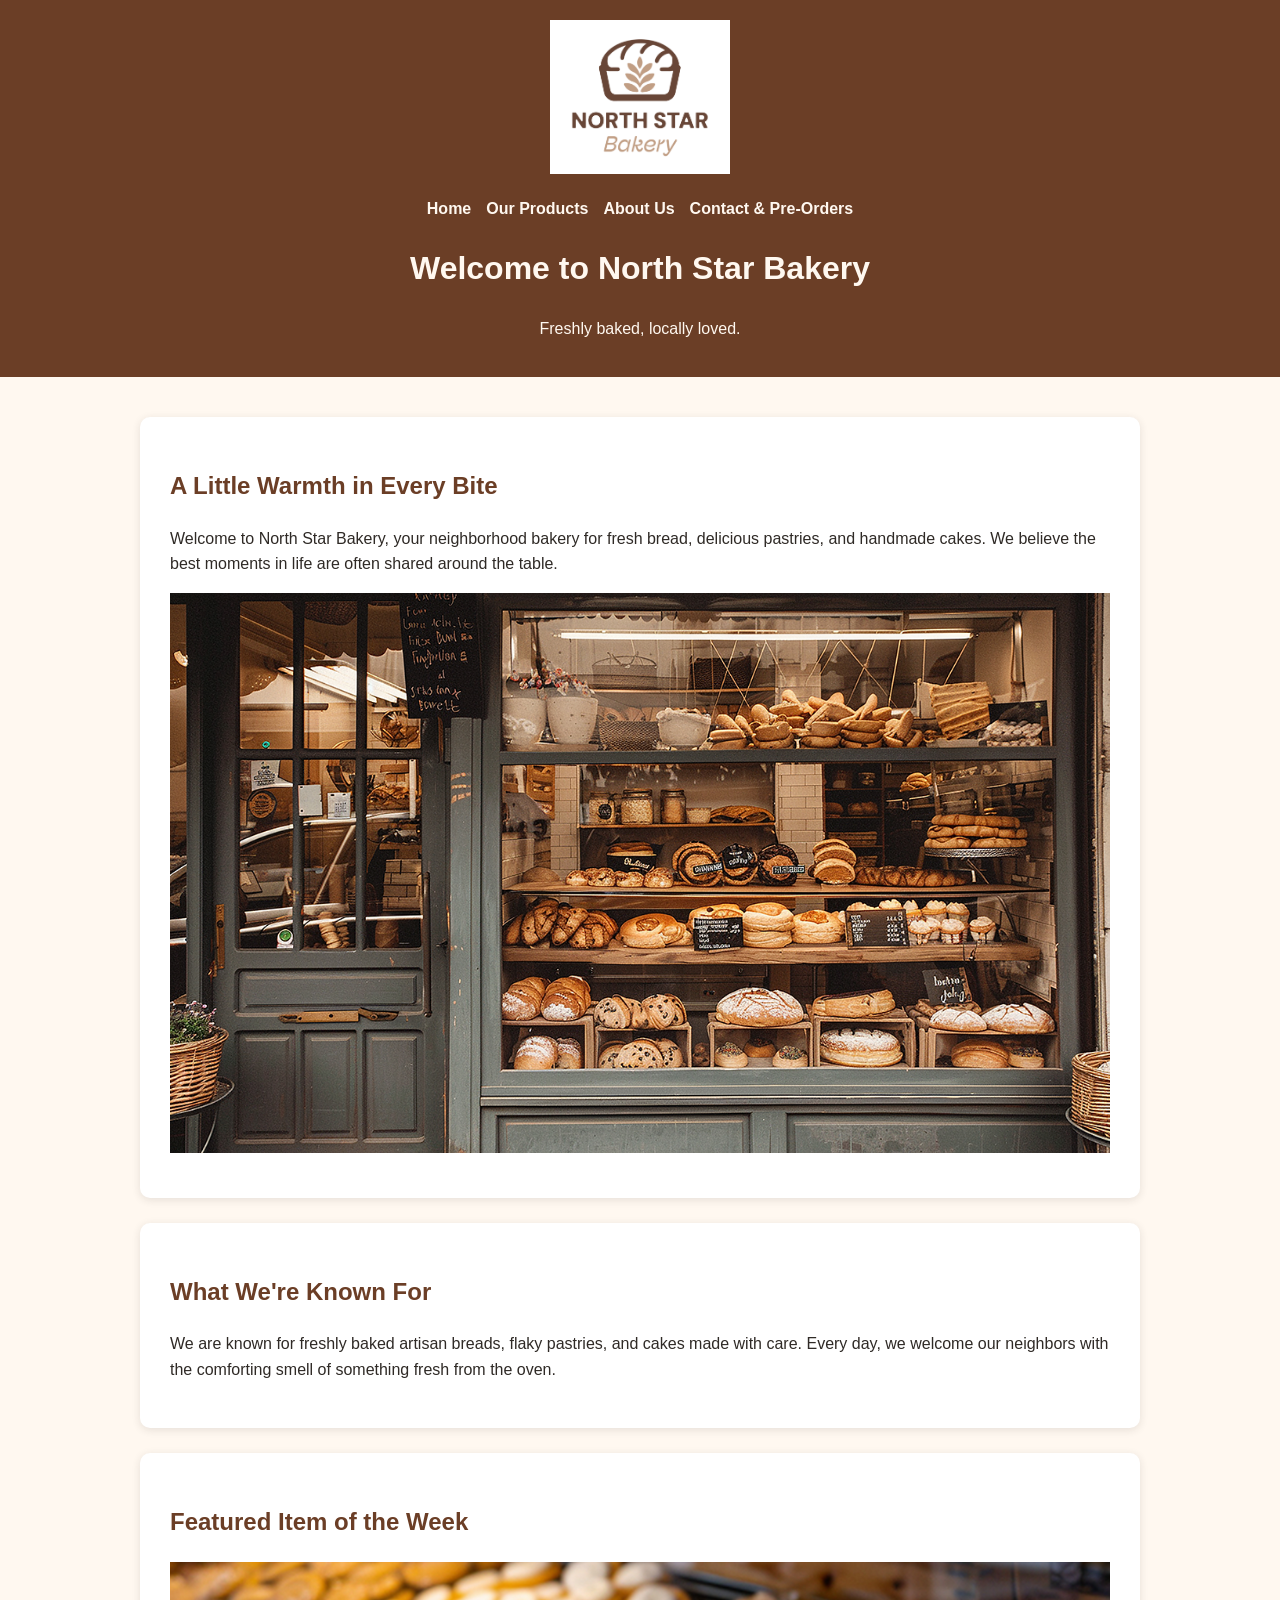
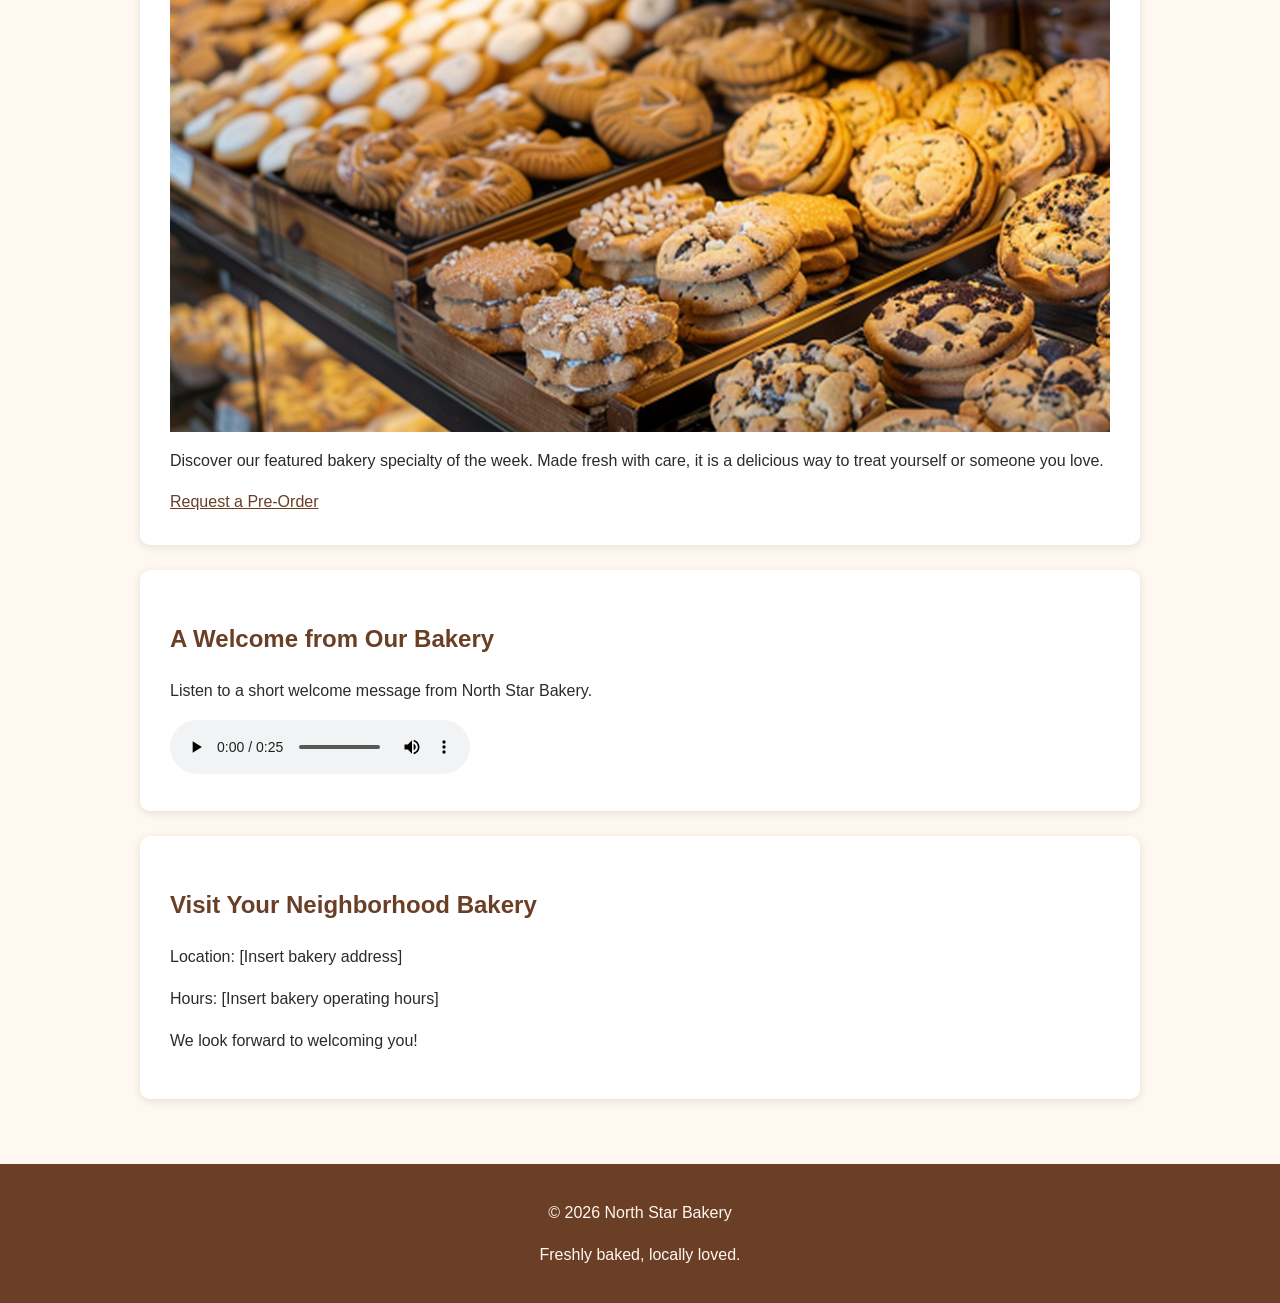
<file: index.html>
<!DOCTYPE html>
<html lang="en">

<head>
<meta charset="UTF-8">
<meta name="viewport" content="width=device-width, initial-scale=1.0">
    <title>North Star Bakery</title>
<link rel="stylesheet" href="style.css">
</head>

<body>

    <header>

        <img src="images/bakery-logo_c.png"
             alt="North Star Bakery logo">

        <nav>
            <a href="index.html">Home</a>
            <a href="products.html">Our Products</a>
            <a href="about.html">About Us</a>
            <a href="contact.html">Contact & Pre-Orders</a>
        </nav>

        <h1>Welcome to North Star Bakery</h1>

        <p>Freshly baked, locally loved.</p>

    </header>
</header>

<main>

    <section>
        <h2>A Little Warmth in Every Bite</h2>

        <p>
            Welcome to North Star Bakery, your neighborhood
            bakery for fresh bread, delicious pastries, and
            handmade cakes. We believe the best moments in
            life are often shared around the table.
        </p>

        <img src="images/bakery-storefront_c.png"
             alt="North Star Bakery storefront">
    </section>

    <section>
        <h2>What We're Known For</h2>

        <p>
            We are known for freshly baked artisan breads,
            flaky pastries, and cakes made with care.
            Every day, we welcome our neighbors with
            the comforting smell of something fresh
            from the oven.
        </p>
    </section>

    <section>
        <h2>Featured Item of the Week</h2>

        <picture>
            <source
                media="(max-width: 600px)"
                srcset="images/bakery-feature-small_c.png">

            <source
                media="(min-width: 601px)"
                srcset="images/bakery-feature-large_c.png">

            <img
                src="images/bakery-feature-large_c.png"
                alt="Featured bakery item from North Star Bakery">
        </picture>

        <p>
            Discover our featured bakery specialty of the week.
            Made fresh with care, it is a delicious way to treat
            yourself or someone you love.
        </p>

        <a href="contact.html">Request a Pre-Order</a>
    </section>

    <section>
        <h2>A Welcome from Our Bakery</h2>

        <p>
            Listen to a short welcome message from
            North Star Bakery.
        </p>

        <audio controls>
            <source
                src="images/bakery-welcome_c.mp3"
                type="audio/mpeg">

            Your browser does not support audio playback.
            Please contact North Star Bakery for more information.
        </audio>
    </section>

    <section>
        <h2>Visit Your Neighborhood Bakery</h2>

        <p>Location: [Insert bakery address]</p>

        <p>Hours: [Insert bakery operating hours]</p>

        <p>We look forward to welcoming you!</p>
    </section>

</main>

<footer>

    <p>&copy; 2026 North Star Bakery</p>

    <p>Freshly baked, locally loved.</p>

</footer>

</body>

</html>
</file>
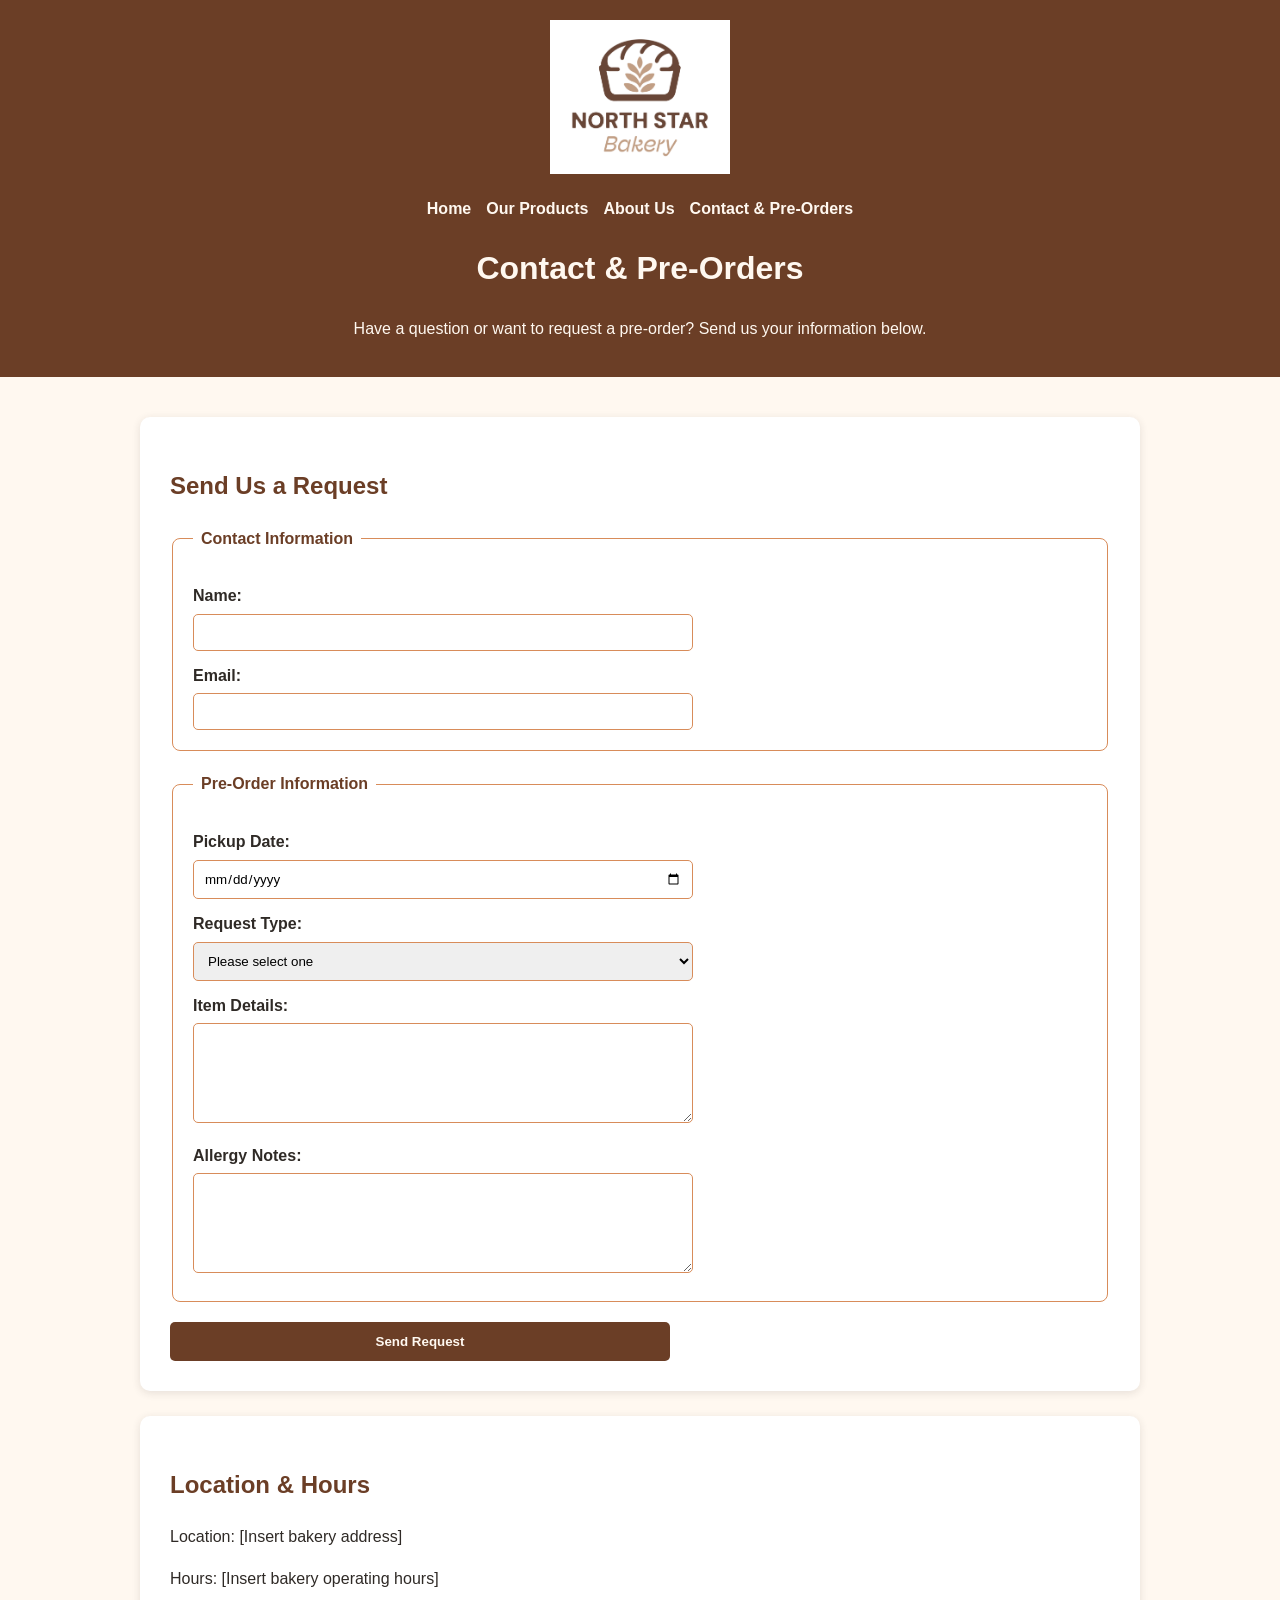
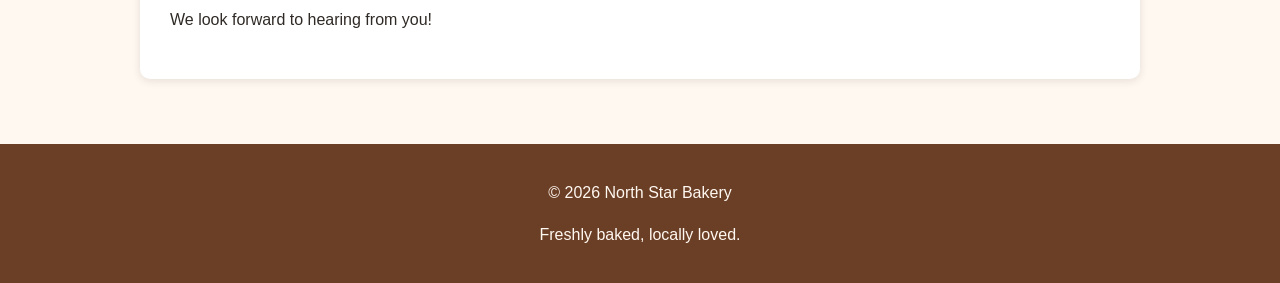
<file: contact.html>
<!DOCTYPE html>
<html lang="en">

<head>
    <meta charset="UTF-8">
    <meta name="viewport" content="width=device-width, initial-scale=1.0">

    <title>North Star Bakery | Contact</title>

    <link rel="stylesheet" href="style.css">
    <script src="script.js" defer></script>
</head>

<body>

    <header>

        <img src="images/bakery-logo_c.png"
             alt="North Star Bakery logo">

        <nav>
            <a href="index.html">Home</a>
            <a href="products.html">Our Products</a>
            <a href="about.html">About Us</a>
            <a href="contact.html">Contact &amp; Pre-Orders</a>
        </nav>

        <h1>Contact &amp; Pre-Orders</h1>

        <p>
            Have a question or want to request a pre-order?
            Send us your information below.
        </p>

    </header>


    <main>

        <section>

            <h2>Send Us a Request</h2>

            <form id="contact-form">

                <fieldset>

                    <legend>Contact Information</legend>

                    <label for="name">Name:</label>

                    <input
                        type="text"
                        id="name"
                        name="name">

                    <span id="name-error"
                          class="error-message"></span>


                    <label for="email">Email:</label>

                    <input
                        type="text"
                        id="email"
                        name="email">

                    <span id="email-error"
                          class="error-message"></span>

                </fieldset>


                <fieldset>

                    <legend>Pre-Order Information</legend>

                    <label for="pickup-date">Pickup Date:</label>

                    <input
                        type="date"
                        id="pickup-date"
                        name="pickup-date"
                        required>


                    <label for="request-type">Request Type:</label>

                    <select
                        id="request-type"
                        name="request-type"
                        required>

                        <option value="">Please select one</option>

                        <option value="pre-order">
                            Pre-Order
                        </option>

                        <option value="general-question">
                            General Question
                        </option>

                    </select>


                    <label for="item-details">Item Details:</label>

                    <textarea
                        id="item-details"
                        name="item-details"
                        required></textarea>


                    <label for="allergy-notes">Allergy Notes:</label>

                    <textarea
                        id="allergy-notes"
                        name="allergy-notes"></textarea>

                </fieldset>


                <input
                    type="submit"
                    value="Send Request">

            </form>

        </section>


        <section>

            <h2>Location &amp; Hours</h2>

            <p>
                Location: [Insert bakery address]
            </p>

            <p>
                Hours: [Insert bakery operating hours]
            </p>

            <p>
                We look forward to hearing from you!
            </p>

        </section>

    </main>


    <footer>

        <p>&copy; 2026 North Star Bakery</p>

        <p>
            Freshly baked, locally loved.
        </p>

    </footer>

</body>

</html>
</file>
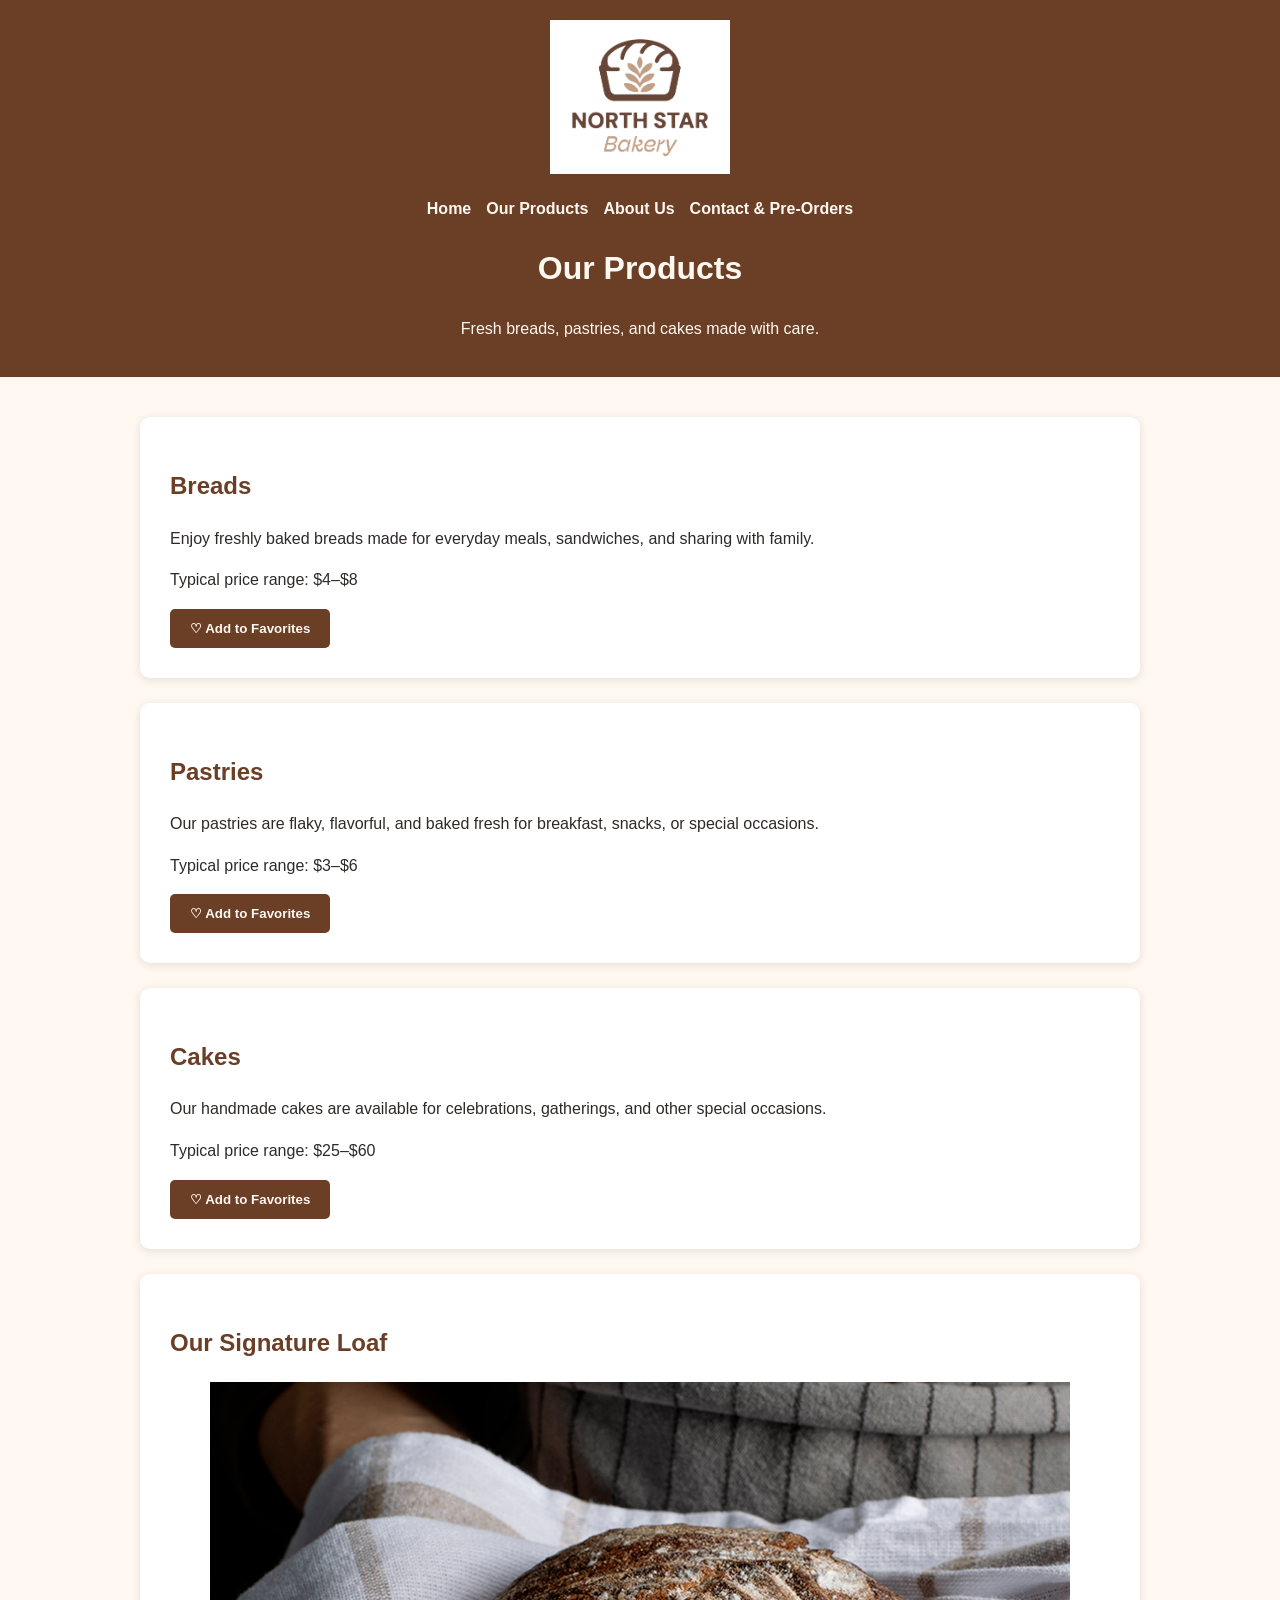
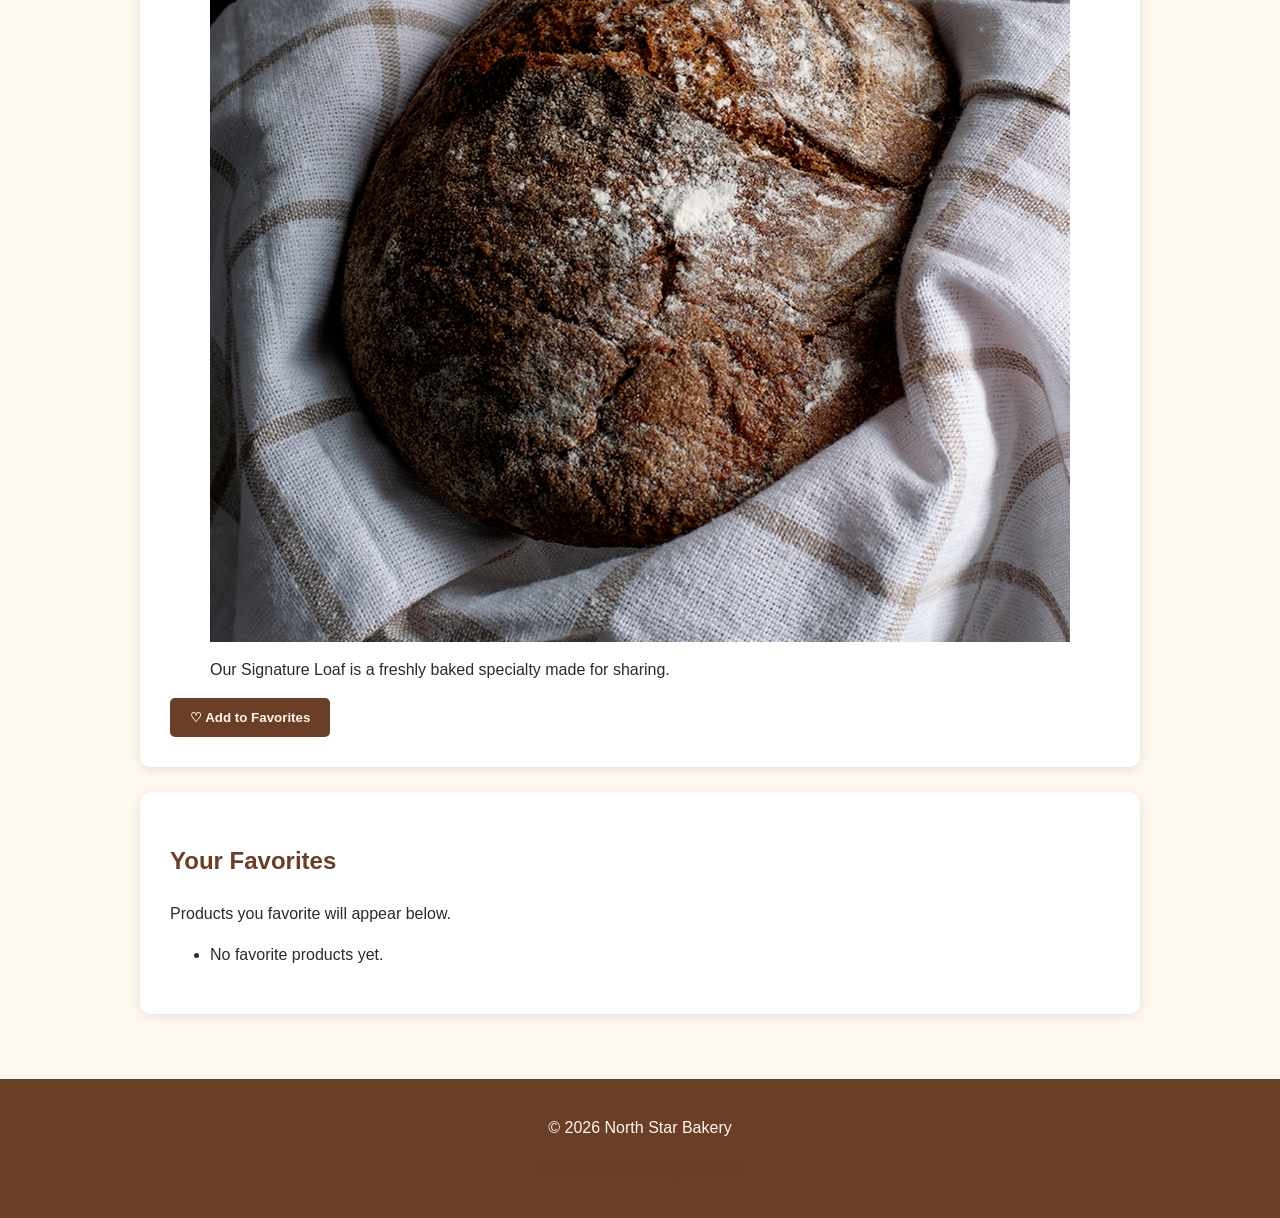
<file: products.html>
<!DOCTYPE html>
<html lang="en">

<head>
    <meta charset="UTF-8">
    <meta name="viewport" content="width=device-width, initial-scale=1.0">

    <title>North Star Bakery | Products</title>

    <link rel="stylesheet" href="style.css">
    <script src="script.js" defer></script>
</head>

<body>

    <header>

        <img src="images/bakery-logo_c.png"
             alt="North Star Bakery logo">

        <nav>
            <a href="index.html">Home</a>
            <a href="products.html">Our Products</a>
            <a href="about.html">About Us</a>
            <a href="contact.html">Contact & Pre-Orders</a>
        </nav>

        <h1>Our Products</h1>

        <p>Fresh breads, pastries, and cakes made with care.</p>

    </header>

    <main>

        <section>

            <h2>Breads</h2>

            <p>
                Enjoy freshly baked breads made for everyday
                meals, sandwiches, and sharing with family.
            </p>

            <p>Typical price range: $4–$8</p>

            <button class="favorite-button" data-product="bread">
                ♡ Add to Favorites
            </button>

        </section>


        <section>

            <h2>Pastries</h2>

            <p>
                Our pastries are flaky, flavorful, and baked
                fresh for breakfast, snacks, or special occasions.
            </p>

            <p>Typical price range: $3–$6</p>

            <button class="favorite-button" data-product="pastries">
                ♡ Add to Favorites
            </button>

        </section>


        <section>

            <h2>Cakes</h2>

            <p>
                Our handmade cakes are available for celebrations,
                gatherings, and other special occasions.
            </p>

            <p>Typical price range: $25–$60</p>

            <button class="favorite-button" data-product="cakes">
                ♡ Add to Favorites
            </button>

        </section>


        <section>

            <h2>Our Signature Loaf</h2>

            <figure>

                <img src="images/bakery-signature-loaf_c.png"
                     alt="North Star Bakery signature loaf">

                <figcaption>
                    Our Signature Loaf is a freshly baked specialty
                    made for sharing.
                </figcaption>

            </figure>

            <button class="favorite-button" data-product="signature-loaf">
                ♡ Add to Favorites
            </button>

        </section>


        <section>

            <h2>Your Favorites</h2>

            <p>
                Products you favorite will appear below.
            </p>

            <ul id="favorites-list">
                <li>No favorite products yet.</li>
            </ul>

        </section>

    </main>


    <footer>

        <p>&copy; 2026 North Star Bakery</p>

        <p>
            <a href="contact.html">Contact us about a pre-order</a>
        </p>

    </footer>

</body>

</html>
</file>
<file: style.css>
body {
    background-color: #FFF8F0;
    color: #2F2A26;
    font-family: Arial, sans-serif;
    margin: 0;
    line-height: 1.6;
}

header {
    background-color: #6B3E26;
    color: #FFF8F0;
    text-align: center;
    padding: 20px;
}

header img {
    width: 160px;
    height: auto;
}

nav {
    margin-top: 15px;
}

nav a {
    color: #FFF8F0;
    text-decoration: none;
    margin: 0 10px;
    font-weight: bold;
}

h1,
h2 {
    color: #6B3E26;
}

header h1 {
    color: #FFF8F0;
}

main {
    max-width: 1000px;
    margin: 0 auto;
    padding: 20px;
}

section {
    margin-bottom: 30px;
}

footer {
    background-color: #6B3E26;
    color: #FFF8F0;
    text-align: center;
    padding: 20px;
}
/* Home page sections */

main section {
    background-color: #FFFFFF;
    padding: 25px;
    margin-bottom: 25px;
    border-radius: 10px;
    box-shadow: 0 2px 8px rgba(47, 42, 38, 0.12);
}

main section img {
    max-width: 100%;
    height: auto;
    display: block;
    margin: 15px auto;
}

picture img {
    width: 100%;
    max-width: 800px;
}

a {
    color: #6B3E26;
}

a:hover {
    color: #D88C5A;
}


/* Flexbox layout */

nav {
    display: flex;
    justify-content: center;
    flex-wrap: wrap;
    gap: 15px;
}

nav a {
    margin: 0;
}


/* Responsive design */

@media (min-width: 768px) {
    main {
        padding: 40px;
    }

    main section {
        padding: 30px;
    }

    header img {
        width: 180px;
    }
}

video {
    width: 100%;
    max-width: 600px;
    height: auto;
    display: block;
    margin-top: 15px;
}

/* Contact form styling */

form {
    width: 100%;
}

fieldset {
    border: 1px solid #D88C5A;
    border-radius: 8px;
    padding: 20px;
    margin-bottom: 20px;
}

legend {
    color: #6B3E26;
    font-weight: bold;
    padding: 0 8px;
}

label {
    display: block;
    margin-top: 12px;
    margin-bottom: 5px;
    font-weight: bold;
}

input,
select,
textarea {
    width: 100%;
    max-width: 500px;
    padding: 10px;
    border: 1px solid #D88C5A;
    border-radius: 5px;
    box-sizing: border-box;
    font-family: Arial, sans-serif;
}

textarea {
    min-height: 100px;
    resize: vertical;
}

button,
input[type="submit"] {
    background-color: #6B3E26;
    color: #FFF8F0;
    border: none;
    padding: 12px 20px;
    border-radius: 5px;
    cursor: pointer;
    font-weight: bold;
}

button:hover,
input[type="submit"]:hover {
    background-color: #D88C5A;
}
</file>
